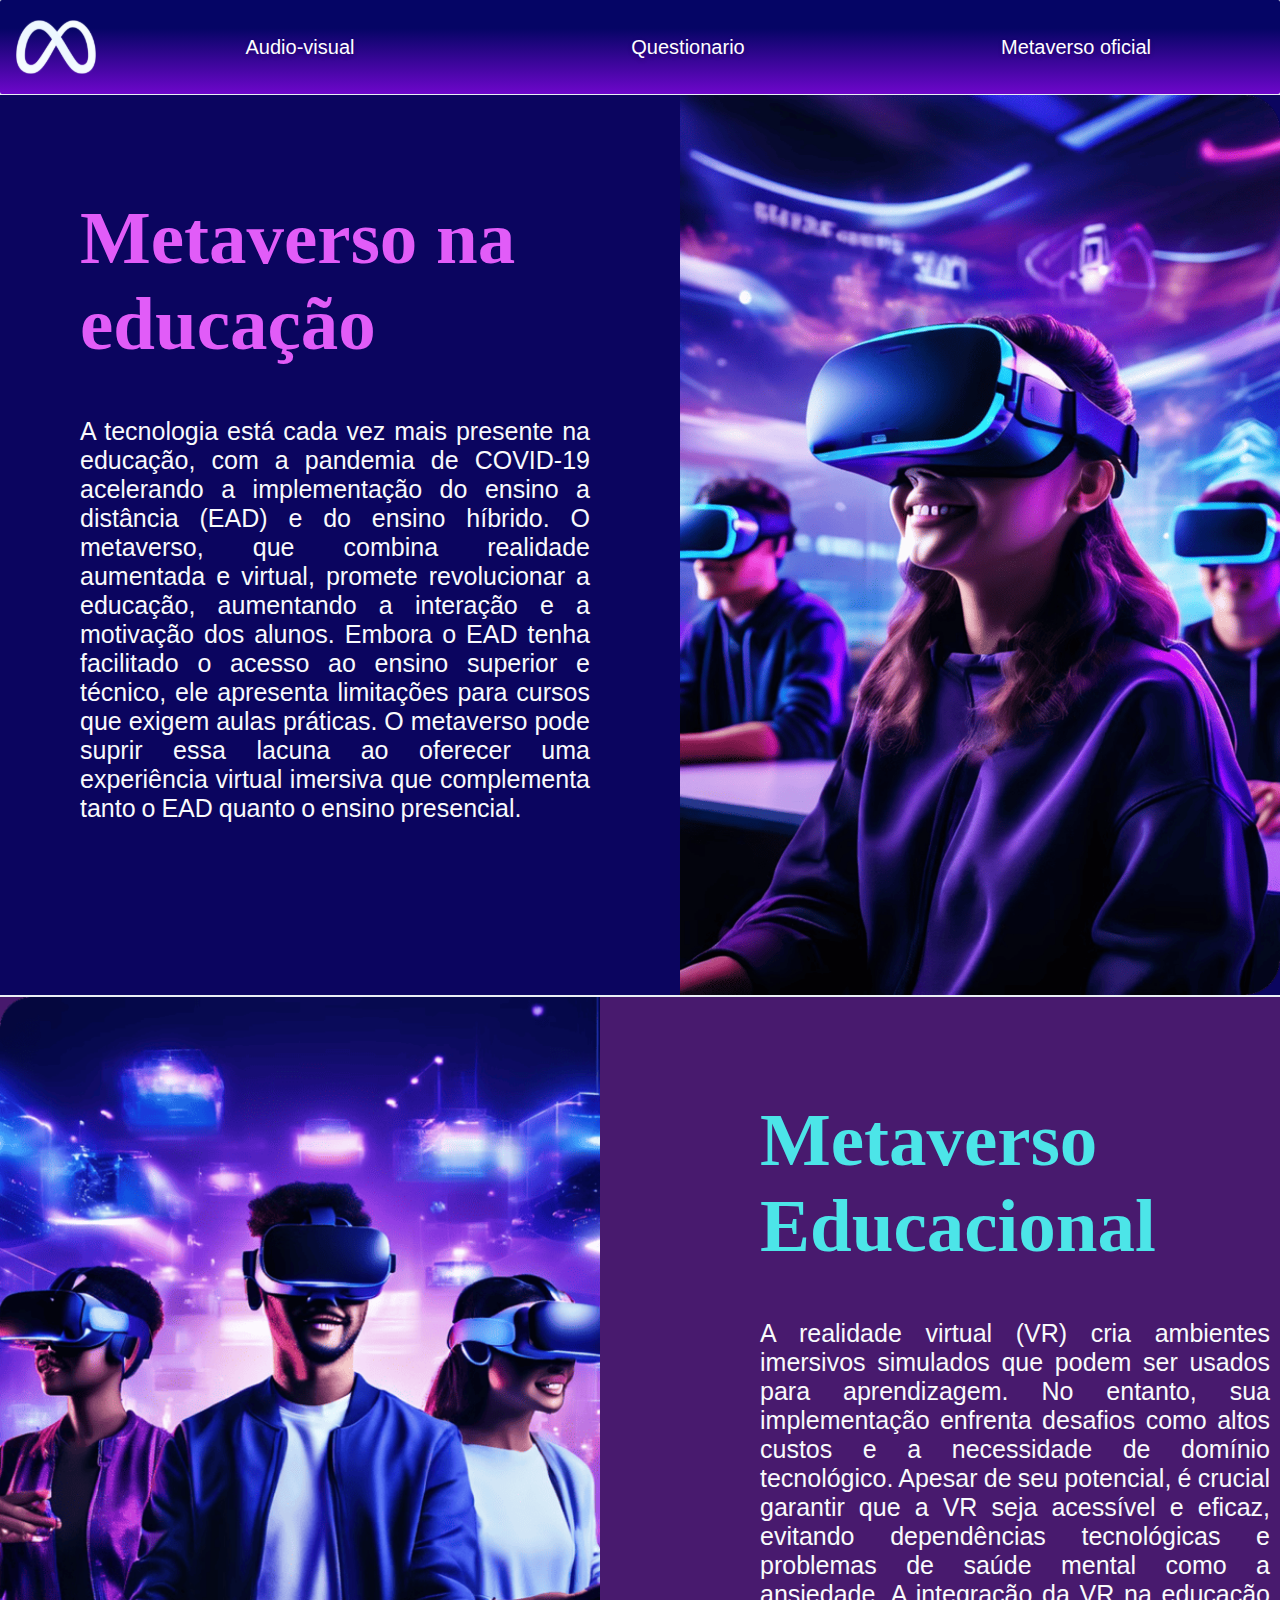
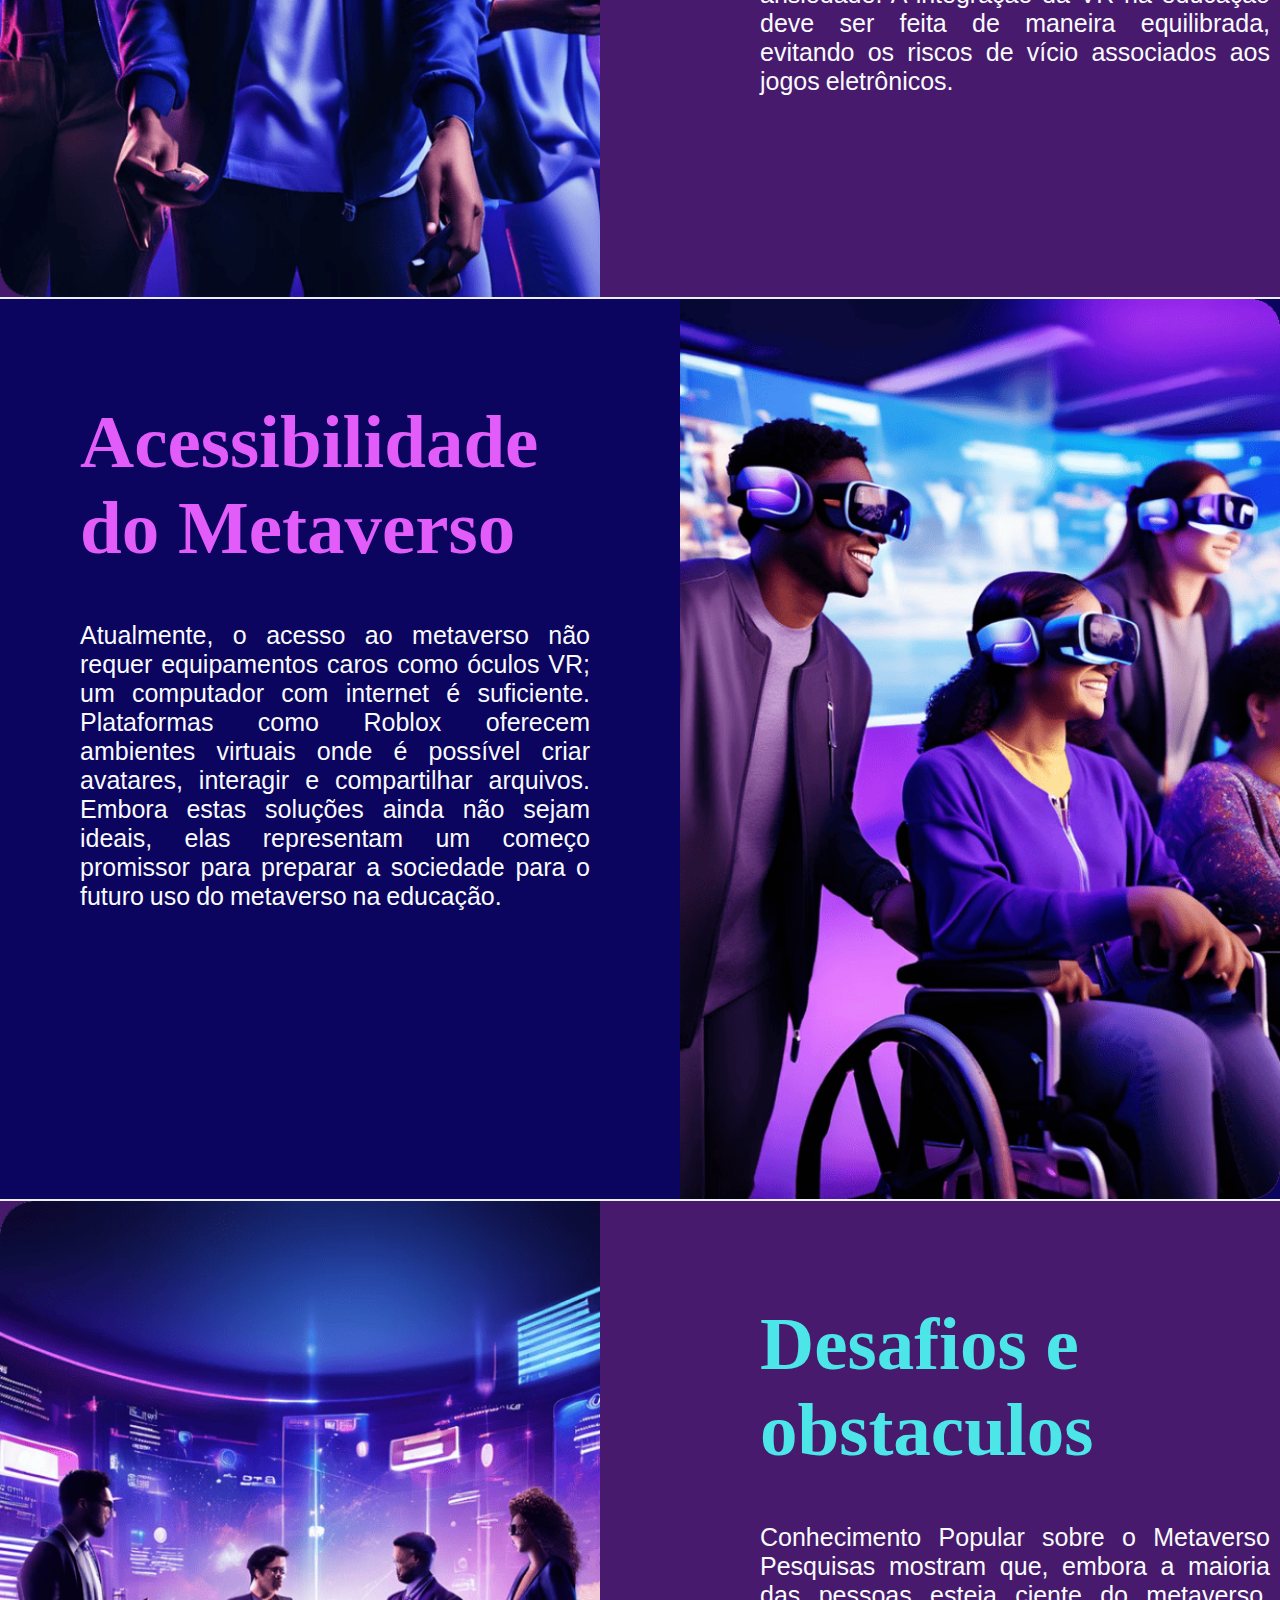
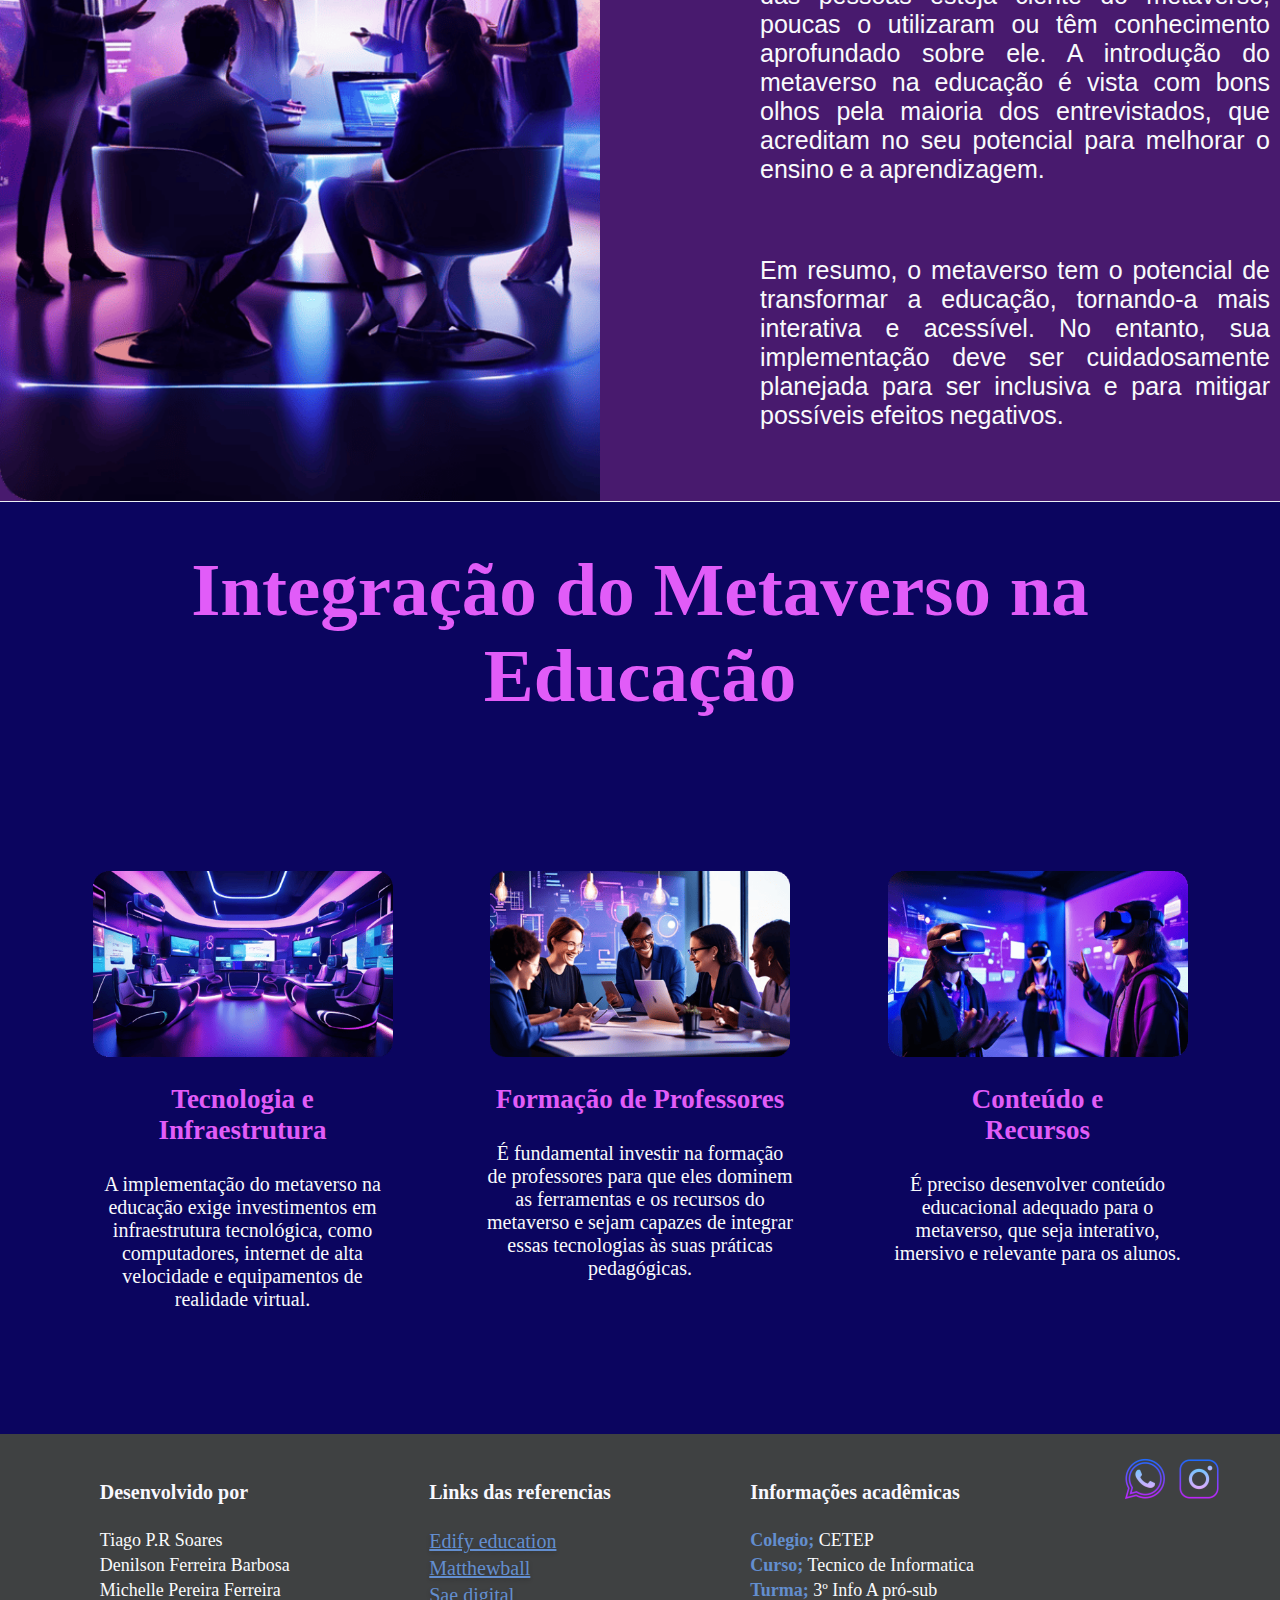
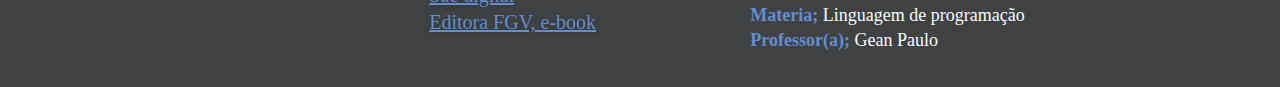
<file: index.html>
<!DOCTYPE html>
<html lang="pt-br">

<head>
    <meta charset="UTF-8">
    <meta name="viewport" content="width=device-width, initial-scale=1.0">
    <title>Metaverso Educacional</title>
    <link rel="stylesheet" href="style.css">
    <link rel="shortcut icon" href="img/image-removebg-preview (3) 1.svg" type="image/x-icon">
</head>

<body>
    <header>
        <img class="logo" src="img/image-removebg-preview (3) 1.svg" alt="Meta">
        <nav class="top">
            <button><a href="audio-visual.html">Audio-visual</a></button>
            <button><a href="Questionário_TCC_METAVERSO (respostas) (2).xlsx">Questionario</a></button>
            <button><a href="https://about.meta.com/br/metaverse/">Metaverso oficial</a></button>
        </nav>
    </header>
    <main>
        <section class="box-1">
            <article class="h1-p">
                <h1 class="title-box">Metaverso na educação</h1>
                <p>
                        A tecnologia está cada vez mais presente na educação, com a pandemia de COVID-19 acelerando a
                    implementação do ensino a distância (EAD) e do ensino híbrido. O metaverso, que combina realidade
                    aumentada e virtual, promete revolucionar a educação, aumentando a interação e a motivação dos
                    alunos.
                    Embora o EAD tenha facilitado o acesso ao ensino superior e técnico, ele apresenta limitações para
                    cursos que exigem aulas práticas. O metaverso pode suprir essa lacuna ao oferecer uma experiência
                    virtual imersiva que complementa tanto o EAD quanto o ensino presencial.
                </p>
            </article>
            <img class="img-box" src="img/image.png" alt="">
        </section>

        <section class="box-2">
            <article class="h1-p">
                <h1 class="title-box-reverse">Metaverso Educacional</h1>
                <p id="p-end">
                        A realidade virtual (VR) cria ambientes imersivos simulados que podem ser usados para aprendizagem.
                    No entanto, sua implementação enfrenta desafios como altos custos e a necessidade de domínio
                    tecnológico.
                    Apesar de seu potencial, é crucial garantir que a VR seja acessível e eficaz, evitando dependências
                    tecnológicas e problemas de saúde mental como a ansiedade. A integração da VR na educação deve ser
                    feita
                    de maneira equilibrada, evitando os riscos de vício associados aos jogos eletrônicos.
                </p>
            </article>
            <img class="img-box" src="img/img2.png" alt="">
        </section>

        <section class="box-3">
            <article class="h1-p">
                <h1 class="title-box">Acessibilidade do Metaverso</h1>
                <p>
                        Atualmente, o acesso ao metaverso não requer equipamentos caros como óculos VR; um computador com
                    internet é suficiente. Plataformas como Roblox oferecem ambientes virtuais onde é possível criar
                    avatares, interagir e compartilhar arquivos. Embora estas soluções ainda não sejam ideais, elas
                    representam um começo promissor para preparar a sociedade para o futuro uso do metaverso na
                    educação.
                </p>
              
            </article>
            <img class="img-box" src="img/img3.png" alt="">
        </section>


        <section class="box-4">
            <article class="h1-p">
                <h1 class="title-box-reverse">Desafios e obstaculos</h1>
                <p id="p-end">
                        Conhecimento Popular sobre o Metaverso
                    Pesquisas mostram que, embora a maioria das pessoas esteja ciente do metaverso, poucas o utilizaram
                    ou
                    têm conhecimento aprofundado sobre ele. A introdução do metaverso na educação é vista com bons olhos
                    pela maioria dos entrevistados, que acreditam no seu potencial para melhorar o ensino e a
                    aprendizagem.
                </p>
                 <p id="p-end">

                        Em resumo, o metaverso tem o potencial de transformar a educação, tornando-a mais interativa e
                    acessível.
                    No entanto, sua implementação deve ser cuidadosamente planejada para ser inclusiva e para mitigar
                    possíveis efeitos negativos.
                </p>
            </article>
            <img class="img-box" src="img/Imagem9.png" alt="">
        </section>


        <section class="box-triple">
            <h1 class="title-box-triple">Integração do Metaverso na <br> Educação</h1>
            <article class="box-legend">
                <div class="box-text">
                    <img class="img-box-triple" src="img/img_TI.png" alt="">
                    <h3> Tecnologia e Infraestrutura</h3>
                    <legend>
                        A implementação do metaverso na educação exige investimentos em infraestrutura tecnológica, como
                        computadores, internet de alta velocidade e equipamentos de realidade virtual.
                    </legend>
                </div>

                <div class="box-text">
                    <img class="img-box-triple" src="img/Imagem_FP.png" alt="">
                    <h3>Formação de Professores</h3>
                    <legend>
                        É fundamental investir na formação de professores para que eles dominem as ferramentas e os
                        recursos do metaverso e sejam capazes de integrar essas tecnologias às suas práticas
                        pedagógicas.
                    </legend>
                </div>

                <div class="box-text">
                    <img class="img-box-triple" src="img/img_CR.png" alt="">
                    <h3>Conteúdo e <br> Recursos</h3>
                    <legend>
                        É preciso desenvolver conteúdo educacional adequado para o metaverso, que seja interativo,
                        imersivo e relevante para os alunos.
                       

                    </legend>
                </div>
            </article>
        </section>
    </main>

    <footer>
        <nav class="navfooter">
            <div class="list-footer">
                <ul>
                <li>
                    <h4>Desenvolvido por</h4>
                </li>
                <li>Tiago P.R Soares</li>
                <li>Denilson Ferreira Barbosa</li>
                <li>Michelle Pereira Ferreira</li>
            </ul>
        </div>
        <div class="list-footer">
               <ul> 
            <li>
                <h4>Links das referencias</h4>
            </li>
            <li>
                <a href="https://edifyeducation.com.br/blog/o-que-e-o-metaverso-e-o-que-voce-precisa-saber-sobre-ele/">Edify
                    education</a>
            </li>
            <li>
                <a href="https://www.matthewball.vc/all/forwardtothemetaverseprimer">Matthewball</a>
            </li>
            <li>
                <a href="https://sae.digital/metaverso-na-educacao/">Sae digital</a>
            </li>
            <li>
                <a href="https://editora.fgv.br/produto/experiencias-na-educacao-mediada-por-tecnologias-3667">Editora FGV, e-book</a>
            </li>
                </ul>
        </div>
        <div class="list-footer">
            <div class="list-academica">
            <ul>
                <li>
                    <h4>Informações acadêmicas</h4>
                </li>
                <li><strong>Colegio;</strong> CETEP</li>
                <li><Strong>Curso;</Strong> Tecnico de Informatica</li>
                <li><strong>Turma;</strong> 3º Info A pró-sub</li>
                <li><strong>Materia;</strong> Linguagem de programação</li>
                <li><strong>Professor(a);</strong> Gean Paulo</li>
                </ul>
            </div>
        </div>

        <div class="social">
            <a href="https://wa.me/qr/XDJVKPZ3ZAJNK1"><img src="img/WhatsApp.svg" alt="contato"></a>
            <a href="https://www.instagram.com/portaldosertaocetep?utm_source=ig_web_button_share_sheet&igsh=ZDNlZDc0MzIxNw=="><img src="img/Instagram.svg" alt="CETEP"></a>
        </div>
        </nav>
    </footer>
</body>

</html>


<script>
    document.addEventListener("DOMContentLoaded", function() {
        const boxes = document.querySelectorAll('.box-1, .box-2,.box-3,.box-triple');
        
        boxes.forEach(box => {
            box.classList.add('border-light');
        });
    });
    </script>
</file>
<file: style.css>
body {
    background-color: rgb(234, 239, 244);
    width: 100dvw;
    height: 100dvh;
    display: flex;
    flex-direction: column;
    justify-content: space-between;
    align-items: center;
    margin: 0;
}

header {
    background: linear-gradient(180deg, rgb(5, 5, 101) 30%, rgba(124, 7, 218, 1) 110%, rgba(133, 3, 226, 1) 100%);
    width: 100%;
    height: 150px;
    border-radius: 2px;
    display: flex;
    text-align: center;
    justify-content: center;
    align-items: center;
    padding: 20px 0px;
}

a,
button,
.logo {
    background-color: transparent;
    width: 250px;
    color: rgb(255, 255, 255);
    border: none;
    text-align: center;
    font-size: 20px;
    text-decoration: none;
    text-shadow: 0 2px 5px rgba(0, 0, 0, 0.2);
}

a:hover {
    text-decoration: 4px underline;
    text-underline-offset: 10px;
    /*serve para afasta linha do texto*/
    transition: 6ms all;
}

nav {
    display: flex;
    width: 100vw;
    margin: 10px;
    justify-content: space-around;
    flex-direction: row;
    flex-wrap: wrap;
}

.logo {
    width: 80px;
    border: transparent;
    margin-left: 1rem;
}

main {
    display: flex;
    flex-direction: column;
    width: 100dvw;
    flex: 1;
    justify-content: center;
    align-items: center;
    margin: 0px;
    flex-wrap: wrap;
}

.box-3,
.box-1 {
    background-color: rgb(11, 5, 95);
    display: flex;
    flex-direction: row;
    justify-content: space-between;
    align-items: start;
    width: 100dvw;
    height: 100dvh;
    margin: 1px 0;
}

.box-2,
.box-4 {
    background-color: #481a6e;
    display: flex;
    flex-direction: row-reverse;
    width: 100dvw;
    height: 100dvh;
    margin: 1px 0;
    

}

.img-box {
    height: 100%;
    margin: 0px;
}

article {
    display: flex;
    flex-direction: column;
}

.h1-p {
    margin-top: 90px;
}

p {
    width: 75%;
    margin: 40px 80px;
    font-size: 25px;
    font-family: Arial, Helvetica, sans-serif;
    color: #f9fafc;
    text-align: justify;
    flex-wrap: wrap;
    word-spacing: -1px;
   /* padding: 60px 0px ;*/
}
.videos {
    width: 100%;
    display: flex;
    justify-content: center;
    flex-direction: row;
    align-items: center;
    flex-wrap: wrap;
    text-align: center;
}

.box-videos {
    padding: 12px;
    margin: 30px;
    background: linear-gradient(180deg, rgba(20, 58, 115, 1) 0%, rgba(124, 7, 218, 1) 100%, rgba(133, 3, 226, 1) 100%);
    box-shadow: 0 8px 10px rgba(0, 0, 0, 0.2);
    border-radius: 10px;
    border-style: groove;
    color: aliceblue;
    align-items: center;
    justify-content: center;
}

video {
    width: 400px;
    margin: 10px;
}


#p-end {
    margin-left: 10rem;
    word-spacing: -1px;
    margin-bottom:2rem !important;

}

h1 {
    font-weight: bolder;
    font-size: 75px !important;
}

.title-box {
    color: #e15cf8;
}

.video-h1 {
    color: rgb(104, 13, 143);
}

.title-box-reverse,
.title-box {
    font-size: 75px;
    margin: 10px 80px;
}

.title-box-reverse {
    margin-left: 10rem;
    color: rgb(76, 229, 232);
}

.img-box-triple {
    width: 300px;
    height: 200px;
}

.box-triple {
    background-color: rgb(11, 5, 95);
    text-align: center;
    justify-content: center;
    width: 100%;
    height: 100vh;
    display: flex;
    flex-direction: column;
    padding-bottom:2rem;
   
}

.box-legend {
    width: 100%;
    display: flex;
    flex-direction: row;
    justify-content: space-evenly;
    flex-wrap: wrap;
    height: 100vh;
    align-items: center;

}

.box-text {
    width: 310px;
    height: 400px;
    padding: 2px 0px;
    display: flex;
    flex-direction: column;
    justify-content: space-between;
    margin: 0px 0px;
    align-items: center;



}

legend {
    font-size: 20px;
    color: #f9fafc;
    text-align: center;
    width: 310px;
    height: 400px;

}

.title-box-triple {
    color: #e15cf8;
    margin-top: 40px;
    font-size: 35px;
}

h3 {
    color: #e15cf8;
    font-size: 2rem;
}

footer {
    background-color: rgba(0, 0, 0, 0.729);
    width: 100%;
    padding: 10px 0;
    display: flex;
    flex-direction: row;
    justify-content: center;
    align-items: center;
    flex-wrap: wrap;
    margin: 0;
    position: relative;
}

li {
    list-style: none;
    color: #f9fafc;
    margin: 4px;
    font-size: 18px;
}

h4 {
    color: ghostwhite;
    font-size: 20px;
}

.list-footer a {
    text-decoration: underline;
    color: #638ecf;
}

.list-academica strong {
    color: #638ecf;
}

.L a:hover {
    text-decoration: none;
    color: #470d76;
}

.social img {
    width: 50px;
    height: 50px;
    border: none;
}

.social>img:hover {
    cursor: pointer;
}

@keyframes borderLight {
    0% {
        box-shadow: 0 0 5px rgba(221, 66, 174, 0.834), 0 0 10px rgba(236, 8, 190, 0.714);
    }

    25% {
        box-shadow: 0 0 5px rgba(0, 255, 0, 0.5), 0 0 10px rgba(0, 255, 0, 0.5);
    }

    50% {
        box-shadow: 0 0 5px rgba(0, 0, 255, 0.5), 0 0 10px rgb(76, 229, 232);
    }

    75% {
        box-shadow: 0 0 5px whitesmoke, 0 0 10px rgba(255, 255, 0, 0.5);
    }

    100% {
        box-shadow: 0 0 5px rgba(236, 24, 24, 0.863), 0 0 10px rgba(255, 0, 0, 0.5);
    }
}

.border-light {
    animation: borderLight 5s infinite;
}

@media (max-width: 736px) {

    header {
        width: 100%;
        height: 110px;
        margin: 0px;
         padding: 10px px !important ;
    }
footer{
 width: 100%  !important;

    
}
    nav {
        flex-direction: column;
        align-items: center;
        gap: 1rem;
    }

    .logo{
    display: none;
}


    .box-1,
    .box-2,
    .box-3,
    .box-4 {
        flex-direction: column;
        justify-content: center;
        align-items: center;
        height: auto;
        margin: 1px 0;
       
    }

   
    .box-2,
    .box-4 {
        display: flex;
        justify-content: center;
        margin: 0px;
        align-items: center !important;


    }

  
    .img-box,
    .box-text {
        width: 90%;
        height: auto;
        display: flex;
        justify-content: center;
        align-items: center;
    }

    .img-box {
        width: 99%;
        margin: 0;
    }

    #p-end,
    p {
        width:95%;
        font-size: 1.1rem;
        text-align:left;
        margin: 10px 0px;
        word-spacing: -1px;
        letter-spacing: initial;
        padding: 4rem 10px;
    }

    
    article {
        display: flex;
        width: 100%;
        flex-direction: column;
        margin: 0px !important;
        justify-content: space-between;
        align-items: center;
    }

    .title-box-reverse {
        text-align: center;
        margin: auto;
        font-size: 25px;
        margin: 1rem 0;

    }

    h1 {
        font-size: 30px !important;
        text-align: center;
        margin-top: 2rem !important;
    }

     .box-text{
        width:100%;
        margin-top:2px;
        height:450px;
        margin-bottom:5rem;
    }

    .box-triple{
        height:2000px;
        display: flex;
        align-items: center;
       
        gap:-50px;
    }
    
    
    .box-legend {
    
        height:500vh;
       gap:0px;}
      
    }
 h3{
     font-size: 27px;
 }
    .title-box-triple {
        margin-bottom: 1rem;
         padding: 5px 20px ;
    }
</file>
